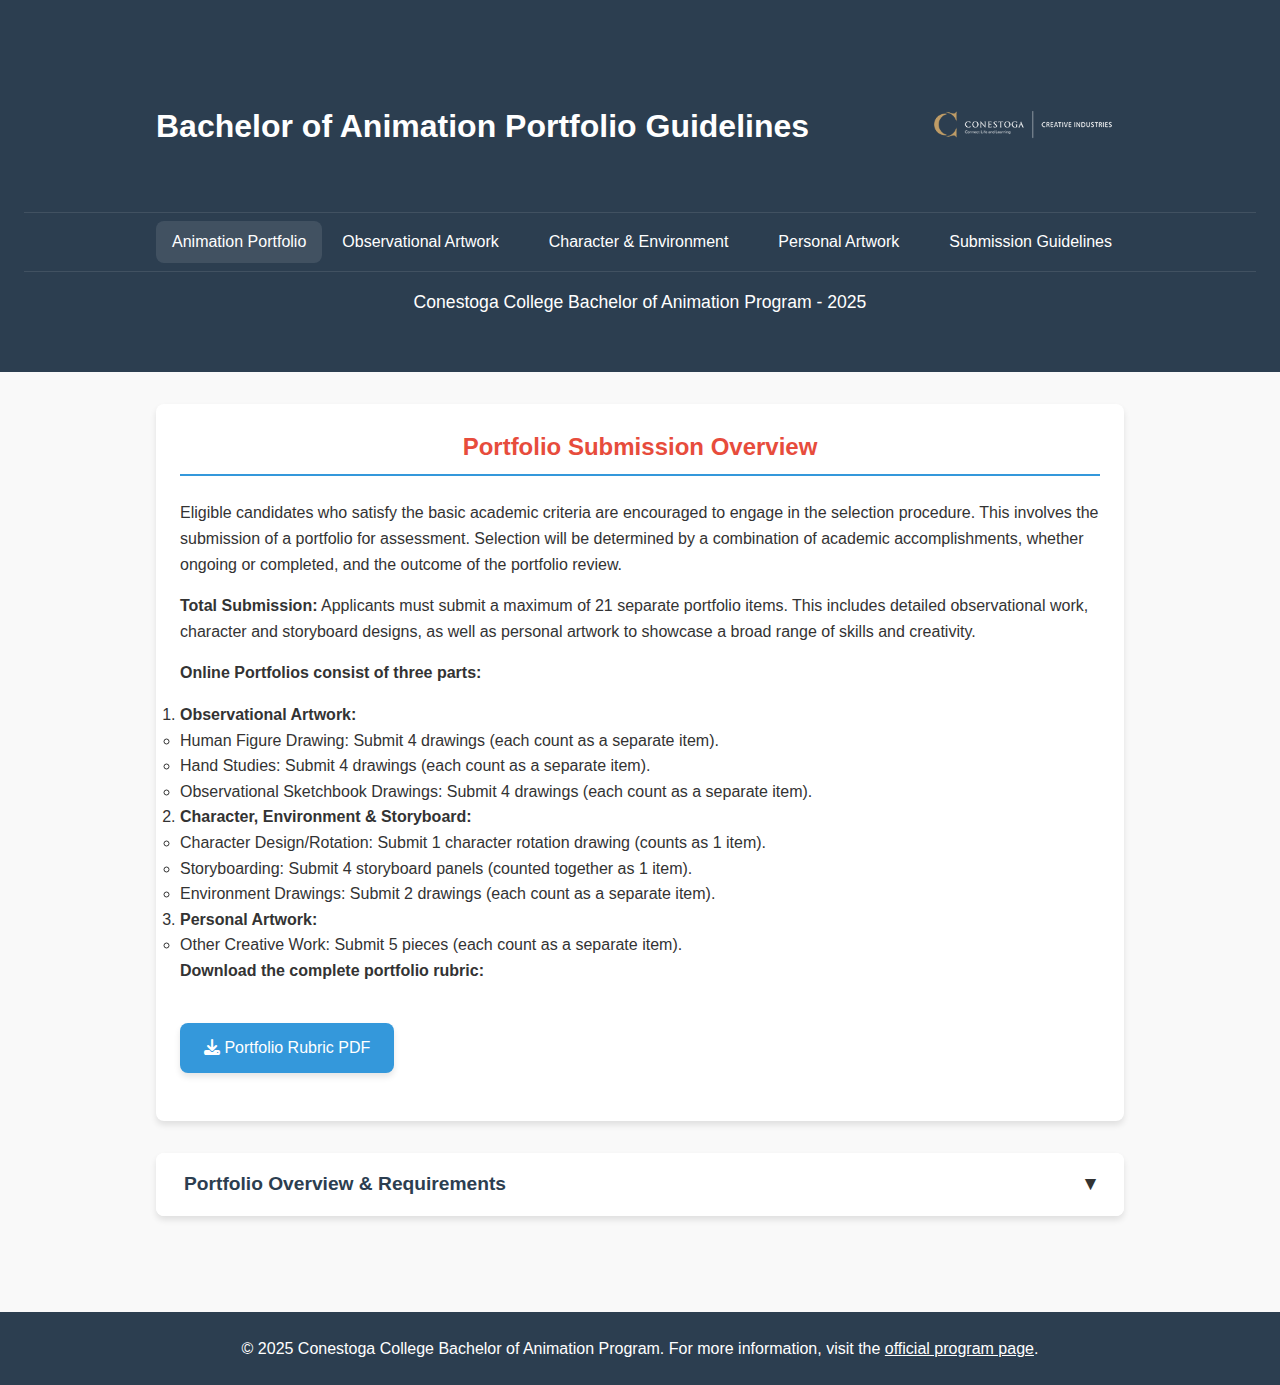
<file: index.html>
<!DOCTYPE html>
<html lang="en">
    <head>
        <meta charset="UTF-8">
        <meta name="viewport" content="width=device-width, initial-scale=1.0">
        <title>Conestoga College - Bachelor of Animation Portfolio Guidelines</title>
        <link rel="stylesheet" href="css/styles.css">
        <link rel="stylesheet" href="https://cdnjs.cloudflare.com/ajax/libs/font-awesome/6.4.0/css/all.min.css">

        <style>
            /* Basic test styling */
            body {
              font-family: 'Segoe UI', sans-serif;
              line-height: 1.6;
              color: #333;
              background-color: #f9f9f9;
              margin: 0;
              padding: 0;
            }
            
            header {
              background-color: #2c3e50;
              color: white; 
              padding: 1.5rem;
              text-align: center;
            }
            
            .container {
              max-width: 1000px;
              margin: 0 auto;
              padding: 2rem 1rem;
            }
            </style>
    </head>
<body>
    <header>
        <div class="header-top">
            <div class="container">
                <h1>Bachelor of Animation Portfolio Guidelines</h1>
                <div class="college-logo">
                    <img src="images/logo.png" alt="Conestoga College Logo">
                </div>
            </div>
        </div>
        <nav class="main-nav">
            <div class="container">
                <a href="index.html" class="logo">Animation Portfolio</a>
                <ul class="nav-links">
                    <li><a href="pages/observational.html">Observational Artwork</a></li>
                    <li><a href="pages/character.html">Character & Environment</a></li>
                    <li><a href="pages/personal.html">Personal Artwork</a></li>
                    <li><a href="pages/submission.html">Submission Guidelines</a></li>
                </ul>
                <button class="mobile-menu-btn">
                    <i class="fas fa-bars"></i>
                </button>
            </div>
        </nav>
        <div class="header-subtitle">
            <p>Conestoga College Bachelor of Animation Program - 2025</p>
        </div>
    </header>



    <main class="container">
        <section class="intro">
            <h2 class="section-title">Portfolio Submission Overview</h2>
            
            <p>Eligible candidates who satisfy the basic academic criteria are encouraged to engage in the selection procedure. This involves the submission of a portfolio for assessment. Selection will be determined by a combination of academic accomplishments, whether ongoing or completed, and the outcome of the portfolio review.</p>
            
            <p><strong>Total Submission:</strong> Applicants must submit a maximum of 21 separate portfolio items. This includes detailed observational work, character and storyboard designs, as well as personal artwork to showcase a broad range of skills and creativity.</p>
            
            <p><strong>Online Portfolios consist of three parts:</strong></p>
            <ol>
                <li><strong>Observational Artwork:</strong>
                    <ul>
                        <li>Human Figure Drawing: Submit 4 drawings (each count as a separate item).</li>
                        <li>Hand Studies: Submit 4 drawings (each count as a separate item).</li>
                        <li>Observational Sketchbook Drawings: Submit 4 drawings (each count as a separate item).</li>
                    </ul>
                </li>
                <li><strong>Character, Environment & Storyboard:</strong>
                    <ul>
                        <li>Character Design/Rotation: Submit 1 character rotation drawing (counts as 1 item).</li>
                        <li>Storyboarding: Submit 4 storyboard panels (counted together as 1 item).</li>
                        <li>Environment Drawings: Submit 2 drawings (each count as a separate item).</li>
                    </ul>
                </li>
                <li><strong>Personal Artwork:</strong>
                    <ul>
                        <li>Other Creative Work: Submit 5 pieces (each count as a separate item).</li>
                    </ul>
                </li>
            </ol>
            
            <div class="download-section">
                <p><strong>Download the complete portfolio rubric:</strong></p>
                <a href="docs/BA_Portfolio_Rubric_2025.pdf" class="download-btn" download>
                    <i class="fas fa-download"></i> Portfolio Rubric PDF
                </a>
            </div>
        </section>

        <div class="accordion">
            <div class="accordion-item">
                <div class="accordion-header">
                    <h2>Portfolio Overview & Requirements</h2>
                    <span class="accordion-icon">▼</span>
                </div>
                <div class="accordion-content">
                    <div class="accordion-inner">
                        <div class="content-section">
                            <h3>Portfolio Sections</h3>
                            <p>Your portfolio submission should demonstrate your observational skills, technical abilities, creativity, and storytelling capabilities. The portfolio is divided into three main sections:</p>
                            
                            <ol>
                                <li><strong><a href="pages/observational.html">Observational Artwork</a></strong> - Demonstrates your ability to observe and accurately represent human figures, hands, and everyday subjects.</li>
                                <li><strong><a href="pages/character.html">Character, Environment & Storyboard</a></strong> - Shows your creative abilities in designing characters, visualizing environments, and telling stories through sequential art.</li>
                                <li><strong><a href="pages/personal.html">Personal Artwork</a></strong> - Showcases your individual style, creativity, and exploration of various art forms and techniques.</li>
                            </ol>
                            
                            <p>Each section requires specific types of artwork that will be evaluated according to the <a href="docs/BA_Portfolio_Rubric_2025.pdf">portfolio rubric</a>.</p>
                        </div>
                        
                        <div class="content-section">
                            <h3>Evaluation Criteria</h3>
                            <p>Your work will be evaluated based on:</p>
                            <ul>
                                <li>Technical skill and drawing ability</li>
                                <li>Understanding of anatomy, perspective, and composition</li>
                                <li>Creativity and originality</li>
                                <li>Storytelling capabilities</li>
                                <li>Attention to detail</li>
                                <li>Consistency in character design</li>
                                <li>Overall presentation and completeness of the portfolio</li>
                            </ul>
                        </div>
                        
                        <div class="content-section">
                            <h3>Important Notes</h3>
                            <ul>
                                <li>All submissions must be your original work</li>
                                <li>AI-generated artwork is not permitted</li>
                                <li>Follow the <a href="pages/submission.html">submission guidelines</a> carefully</li>
                                <li>Review the <a href="docs/BA_Portfolio_Rubric_2025.pdf">portfolio rubric</a> to understand how your work will be evaluated</li>
                                <li>Submit your portfolio before the deadline</li>
                            </ul>
                        </div>
                    </div>
                </div>
            </div>
        </div>
    </main>

    <footer>
        <p>© 2025 Conestoga College Bachelor of Animation Program. For more information, visit the <a href="https://www.conestogac.on.ca/fulltime/bachelor-of-animation">official program page</a>.</p>
    </footer>

    <script src="js/script.js"></script>
</body>
</html>
</file>
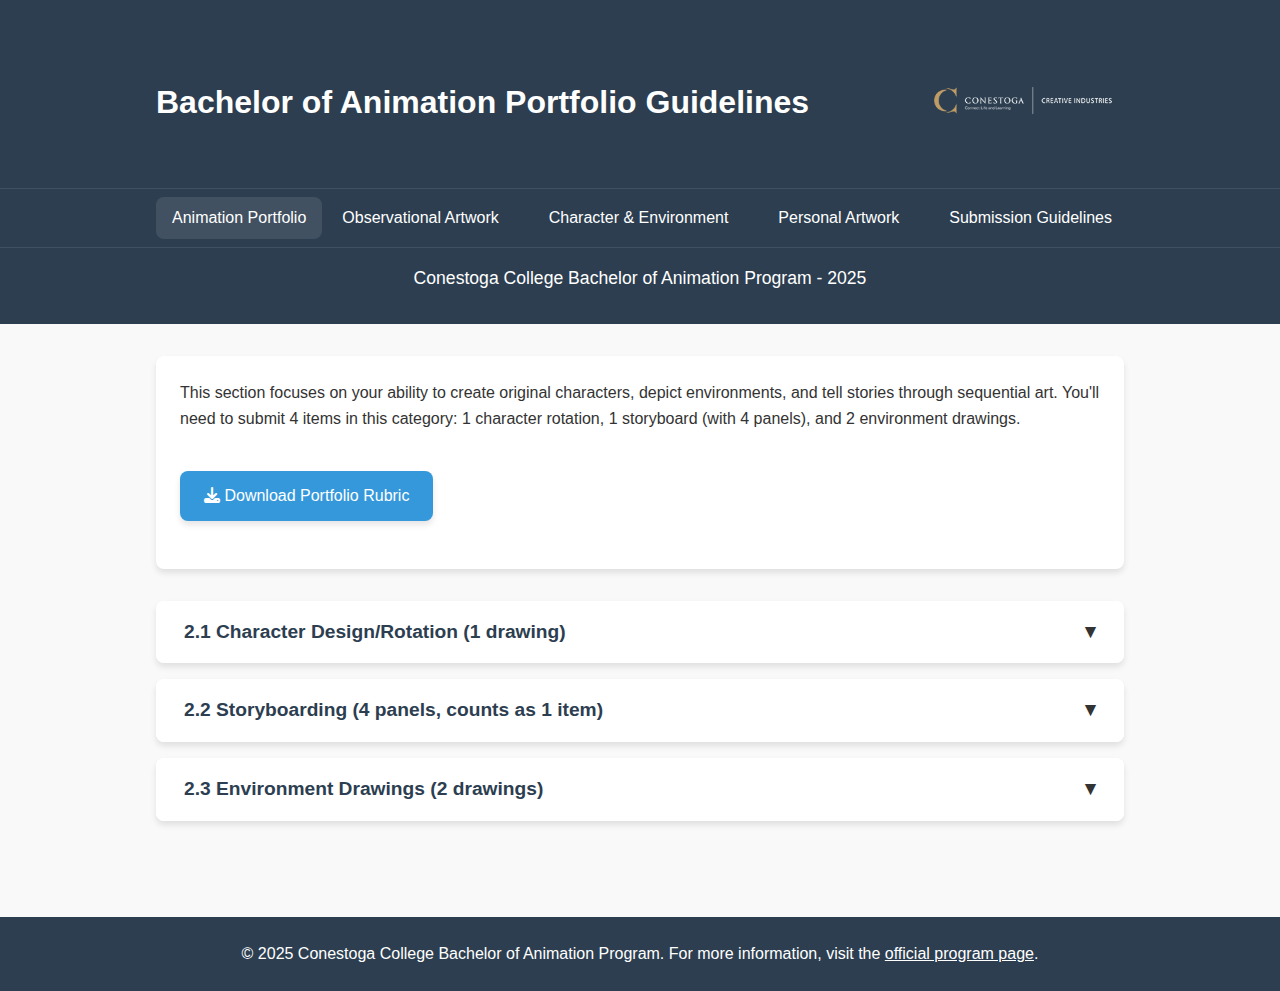
<file: pages/character.html>
<!DOCTYPE html>
<html lang="en">
<head>
    <meta charset="UTF-8">
    <meta name="viewport" content="width=device-width, initial-scale=1.0">
    <title>Character, Environment & Storyboard - Animation Portfolio Guidelines</title>
    <link rel="stylesheet" href="../css/styles.css">
    <link rel="stylesheet" href="https://cdnjs.cloudflare.com/ajax/libs/font-awesome/6.4.0/css/all.min.css">
</head>
<body>
    <header>
        <div class="header-top">
            <div class="container">
                <h1>Bachelor of Animation Portfolio Guidelines</h1>
                <div class="college-logo">
                    <img src="../images/logo.png" alt="Conestoga College Logo">
                </div>
            </div>
        </div>
        <nav class="main-nav">
            <div class="container">
                <a href="../index.html" class="logo">Animation Portfolio</a>
                <ul class="nav-links">
                    <li><a href="observational.html">Observational Artwork</a></li>
                    <li><a href="character.html">Character & Environment</a></li>
                    <li><a href="personal.html">Personal Artwork</a></li>
                    <li><a href="submission.html">Submission Guidelines</a></li>
                </ul>
                <button class="mobile-menu-btn">
                    <i class="fas fa-bars"></i>
                </button>
            </div>
        </nav>
        <div class="header-subtitle">
            <p>Conestoga College Bachelor of Animation Program - 2025</p>
        </div>
    </header>

    <main class="container">
        <section class="intro">
            <p>This section focuses on your ability to create original characters, depict environments, and tell stories through sequential art. You'll need to submit 4 items in this category: 1 character rotation, 1 storyboard (with 4 panels), and 2 environment drawings.</p>
            
            <div class="download-section">
                <a href="../docs/BA_Portfolio_Rubric_2025.pdf" class="download-btn" download>
                    <i class="fas fa-download"></i> Download Portfolio Rubric
                </a>
            </div>
        </section>

        <div class="accordion">
            <!-- Character Design/Rotation Section -->
            <div class="accordion-item">
                <div class="accordion-header">
                    <h2>2.1 Character Design/Rotation (1 drawing)</h2>
                    <span class="accordion-icon">▼</span>
                </div>
                <div class="accordion-content">
                    <div class="accordion-inner">
                        <div class="content-section">
                            <p>Create an original character design and rotate the design using the following views: ¾ front view, ¾ back view, Profile view, Front view, and Back view.</p>
                            <p>The character's proportions and design should be consistent in each view.</p>
                            <p>Submit this work as a single portfolio piece. Please submit only the character rotation sheet for review. Refer to the example of the "Connie the Mouse" character rotation. <strong>Do not copy this example character</strong>, your submission must be a unique design that you have created.</p>
                            <p><strong>Note:</strong> Line drawing is sufficient, color and shading is not required.</p>
                            
                            <div class="example-accordion">
                                <div class="example-header">
                                    <h4>View Character Rotation Example</h4>
                                    <span class="example-icon">▼</span>
                                </div>
                                <div class="example-content">
                                    <img src="../images/Connie_the_Mouse.jpg" alt="Connie the Mouse Character Rotation Example" style="max-width: 100%; height: auto; margin: 1rem 0; border-radius: var(--border-radius); box-shadow: var(--box-shadow);">
                                </div>
                            </div>
                            
                            <p><strong>Evaluation Criteria:</strong></p>
                            <ul>
                                <li>Consistency in proportions and details across all views</li>
                                <li>Character personality and design appeal</li>
                                <li>Clarity and cleanliness of the line work</li>
                                <li>Originality and creativity in the character concept</li>
                            </ul>
                        </div>
                    </div>
                </div>
            </div>

            <!-- Storyboarding Section -->
            <div class="accordion-item">
                <div class="accordion-header">
                    <h2>2.2 Storyboarding (4 panels, counts as 1 item)</h2>
                    <span class="accordion-icon">▼</span>
                </div>
                <div class="accordion-content">
                    <div class="accordion-inner">
                        <div class="content-section">
                            <p>Use the provided character design and character rotation along with the storyboard panels. Develop a simple visual story using these four panels, based on the premise: <strong>"The Forgotten Birthday"</strong></p>
                            
                            <p><strong>Visual Storytelling Requirements:</strong></p>
                            <ul>
                                <li><strong>Narrative Structure:</strong> Your story should unfold visually with a distinct beginning, middle, and end. Ensure that the action intended by each scene is clearly staged. Including dialogue is optional and should only be used to enhance the visual narrative.</li>
                            </ul>
                            
                            <p><strong>Storyboard Submission Guidelines:</strong></p>
                            <ul>
                                <li><strong>Template Use:</strong> Utilize the provided four-panel, widescreen storyboard template for your sketches. You are free to create these drawings either traditionally (using pen or pencil) or digitally.</li>
                                <li><strong>Character Expression and Poses:</strong> Your submission must showcase effective storytelling through expressive poses and facial expressions.</li>
                                <li><strong>Character Consistency:</strong> All drawings should adhere to the provided character model sheet to maintain consistency ("on model").</li>
                                <li><strong>Shot Variety:</strong> Incorporate a range of shot types in your storyboard, including long shots, medium shots, and close-up shots to create a dynamic visual flow.</li>
                                <li><strong>Text Instructions:</strong> If needed, include any action descriptions or dialogue clearly printed in the designated space below each panel.</li>
                                <li><strong>Adjusting Drawing Sizes:</strong> Feel free to initially create your drawings at a larger size for detail and clarity, then scale them down to fit the confines of the storyboard template.</li>
                            </ul>
                            
                            <div class="example-accordion">
                                <div class="example-header">
                                    <h4>View Storyboard Template</h4>
                                    <span class="example-icon">▼</span>
                                </div>
                                <div class="example-content">
                                    <img src="../images/Storyboard_Panels.jpg" alt="Storyboard Template Example" style="max-width: 100%; height: auto; margin: 1rem 0; border-radius: var(--border-radius); box-shadow: var(--box-shadow);">
                                </div>
                            </div>
                        </div>
                    </div>
                </div>
            </div>

            <!-- Environment Drawings Section -->
            <div class="accordion-item">
                <div class="accordion-header">
                    <h2>2.3 Environment Drawings (2 drawings)</h2>
                    <span class="accordion-icon">▼</span>
                </div>
                <div class="accordion-content">
                    <div class="accordion-inner">
                        <div class="content-section">
                            <p>Please submit two drawings of a room in your home, capturing it from opposite corners using a two-point perspective technique. These drawings should illustrate the room's spatial layout and depth and include details such as furniture and any other significant items present.</p>
                            <p>Additionally, in each of these drawings, incorporate a pose of the original character you designed for portfolio item 2.1. Ensure that your character's pose is integrated naturally within the room environment, demonstrating your layout, perspective and character design skills.</p>
                            <p>Rendering is not required.</p>
                            <p>This is to demonstrate your understanding of perspective and composition.</p>
                            
                            <p><strong>Evaluation Criteria:</strong></p>
                            <ul>
                                <li>Correct application of two-point perspective</li>
                                <li>Spatial awareness and depth</li>
                                <li>Integration of character within the environment</li>
                                <li>Attention to detail and composition</li>
                            </ul>
                            
                            <p><strong>Tips:</strong></p>
                            <ul>
                                <li>Begin by establishing your horizon line and vanishing points</li>
                                <li>Consider the room's layout and what elements will best showcase your perspective skills</li>
                                <li>Create a dynamic character pose that interacts with the environment</li>
                                <li>Ensure consistent scale between the character and environment elements</li>
                            </ul>
                        </div>
                    </div>
                </div>
            </div>
        </div>
    </main>

    <footer>
        <p>© 2025 Conestoga College Bachelor of Animation Program. For more information, visit the <a href="https://www.conestogac.on.ca/fulltime/bachelor-of-animation">official program page</a>.</p>
    </footer>

    <script src="../js/script.js"></script>
</body>
</html>
</file>
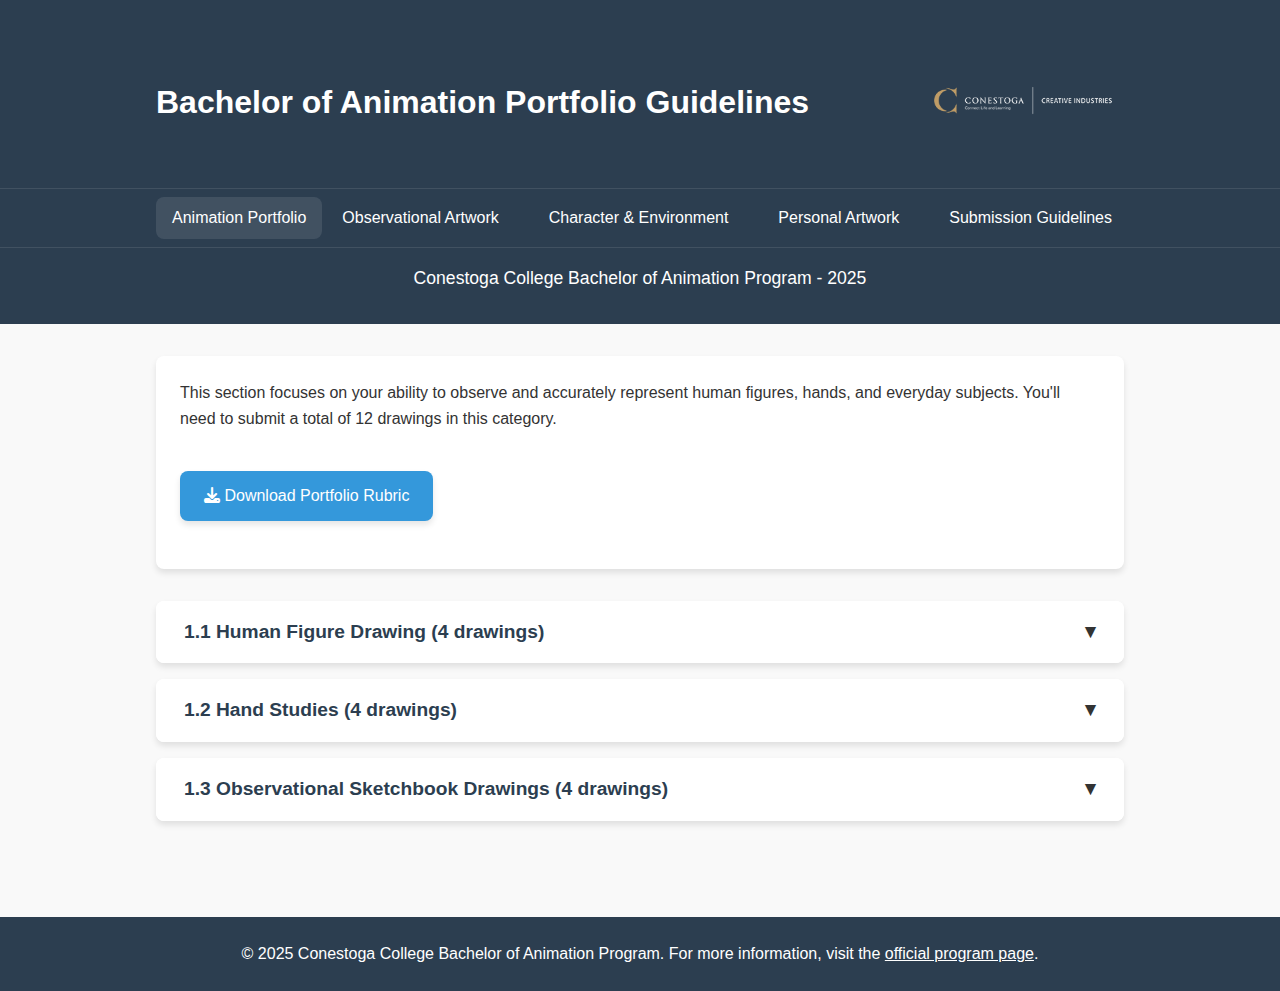
<file: pages/observational.html>
<!DOCTYPE html>
<html lang="en">
<head>
    <meta charset="UTF-8">
    <meta name="viewport" content="width=device-width, initial-scale=1.0">
    <title>Observational Artwork - Animation Portfolio Guidelines</title>
    <link rel="stylesheet" href="../css/styles.css">
    <link rel="stylesheet" href="https://cdnjs.cloudflare.com/ajax/libs/font-awesome/6.4.0/css/all.min.css">
</head>
<body>
    <header>
        <div class="header-top">
            <div class="container">
                <h1>Bachelor of Animation Portfolio Guidelines</h1>
                <div class="college-logo">
                    <img src="../images/logo.png" alt="Conestoga College Logo">
                </div>
            </div>
        </div>
        <nav class="main-nav">
            <div class="container">
                <a href="../index.html" class="logo">Animation Portfolio</a>
                <ul class="nav-links">
                    <li><a href="observational.html">Observational Artwork</a></li>
                    <li><a href="character.html">Character & Environment</a></li>
                    <li><a href="personal.html">Personal Artwork</a></li>
                    <li><a href="submission.html">Submission Guidelines</a></li>
                </ul>
                <button class="mobile-menu-btn">
                    <i class="fas fa-bars"></i>
                </button>
            </div>
        </nav>
        <div class="header-subtitle">
            <p>Conestoga College Bachelor of Animation Program - 2025</p>
        </div>
    </header>

    <main class="container">
        <section class="intro">
            <p>This section focuses on your ability to observe and accurately represent human figures, hands, and everyday subjects. You'll need to submit a total of 12 drawings in this category.</p>
            
            <div class="download-section">
                <a href="../docs/BA_Portfolio_Rubric_2025.pdf" class="download-btn" download>
                    <i class="fas fa-download"></i> Download Portfolio Rubric
                </a>
            </div>
        </section>

        <div class="accordion">
            <!-- Human Figure Drawing Section -->
            <div class="accordion-item">
                <div class="accordion-header">
                    <h2>1.1 Human Figure Drawing (4 drawings)</h2>
                    <span class="accordion-icon">▼</span>
                </div>
                <div class="accordion-content">
                    <div class="accordion-inner">
                        <div class="content-section">
                            <p>Your submission should include four life drawings of the human figure, which can be clothed or unclothed. Avoid using photographs as references. Focus on capturing the form and structure in your drawings.</p>
                            <ul>
                                <li>2 figure drawings showcasing your grasp of form, structure, and proportions. These should be either sitting or standing poses, with each pose lasting between 5 to 15 minutes.</li>
                                <li>2 gesture drawings emphasizing your skill in conveying the main line of action, performance in the pose, and line quality. Each should be a quick sketch, with poses between 30 seconds to 2 minutes.</li>
                            </ul>
                            <p><strong>Note:</strong> Shading is optional. We welcome rough sketches that effectively reveal the basic construction of the figures. AI generated images are not permitted.</p>
                        </div>
                    </div>
                </div>
            </div>

            <!-- Hand Studies Section -->
            <div class="accordion-item">
                <div class="accordion-header">
                    <h2>1.2 Hand Studies (4 drawings)</h2>
                    <span class="accordion-icon">▼</span>
                </div>
                <div class="accordion-content">
                    <div class="accordion-inner">
                        <div class="content-section">
                            <p>For this portion of your portfolio, you are required to submit detailed hand-drawn sketches focusing on the human hand engaged in various activities. This exercise is designed to demonstrate your ability to capture complex forms, intricate details, and dynamic actions using simple lines and structure, and form.</p>
                            
                            <p><strong>Requirements:</strong></p>
                            <ul>
                                <li><strong>Actions:</strong> Each sketch should depict a hand performing different actions, such as grasping a cup, pointing, holding a pen, or manipulating small objects. Aim for a variety of poses to showcase your versatility.</li>
                                <li><strong>Technique:</strong> You may use traditional mediums, such as pencil or pen and ink, or digital tools in the creation of these sketches. Choose the medium that best suits your style and enhances the details in your drawings.</li>
                                <li><strong>Detail and Accuracy:</strong> Focus on accurately depicting the anatomy of the hand, the gesture, form, and the interaction of the hand holding or working with various objects. Consider the play of light and shadow to enhance the three-dimensional feel of the hand.</li>
                                <li><strong>Presentation:</strong> Each sketch should be clean and clearly presented. Include minimal background elements to ensure the main focus remains on the hand itself.</li>
                            </ul>
                            
                            <p><strong>Additional Tips:</strong></p>
                            <ul>
                                <li><strong>Study Real Hands:</strong> Observe and sketch from real-life situations as much as possible. Avoid using photographs as your only reference to ensure that your work captures the dynamic nature of real movements and interactions.</li>
                                <li><strong>Showcase Creativity:</strong> While accuracy is crucial, also show your creative approach. For instance, you might sketch a hand interacting with an unusual object or in a creative pose that tells a story.</li>
                            </ul>
                        </div>
                    </div>
                </div>
            </div>

            <!-- Observational Sketchbook Drawings Section -->
            <div class="accordion-item">
                <div class="accordion-header">
                    <h2>1.3 Observational Sketchbook Drawings (4 drawings)</h2>
                    <span class="accordion-icon">▼</span>
                </div>
                <div class="accordion-content">
                    <div class="accordion-inner">
                        <div class="content-section">
                            <p>Quick sketches of people or animals from life, your choice. Focus on describing the story in the drawing. We want to see if you can tell a story with quick sketch work.</p>
                            
                            <p><strong>What we're looking for:</strong></p>
                            <ul>
                                <li>Ability to capture movement and gesture</li>
                                <li>Storytelling through composition and subject matter</li>
                                <li>Quick but effective representation of form and character</li>
                                <li>Variety in subjects and scenarios</li>
                            </ul>
                            
                            <p><strong>Tips:</strong></p>
                            <ul>
                                <li>Sketch in public places like cafes, parks, or transit stations</li>
                                <li>Try to capture the essence of the moment or action</li>
                                <li>Focus on what makes the subject interesting or unique</li>
                                <li>Include enough context to tell a small story</li>
                            </ul>
                        </div>
                    </div>
                </div>
            </div>
        </div>
    </main>

    <footer>
        <p>© 2025 Conestoga College Bachelor of Animation Program. For more information, visit the <a href="https://www.conestogac.on.ca/fulltime/bachelor-of-animation">official program page</a>.</p>
    </footer>

    <script src="../js/script.js"></script>
</body>
</html>
</file>
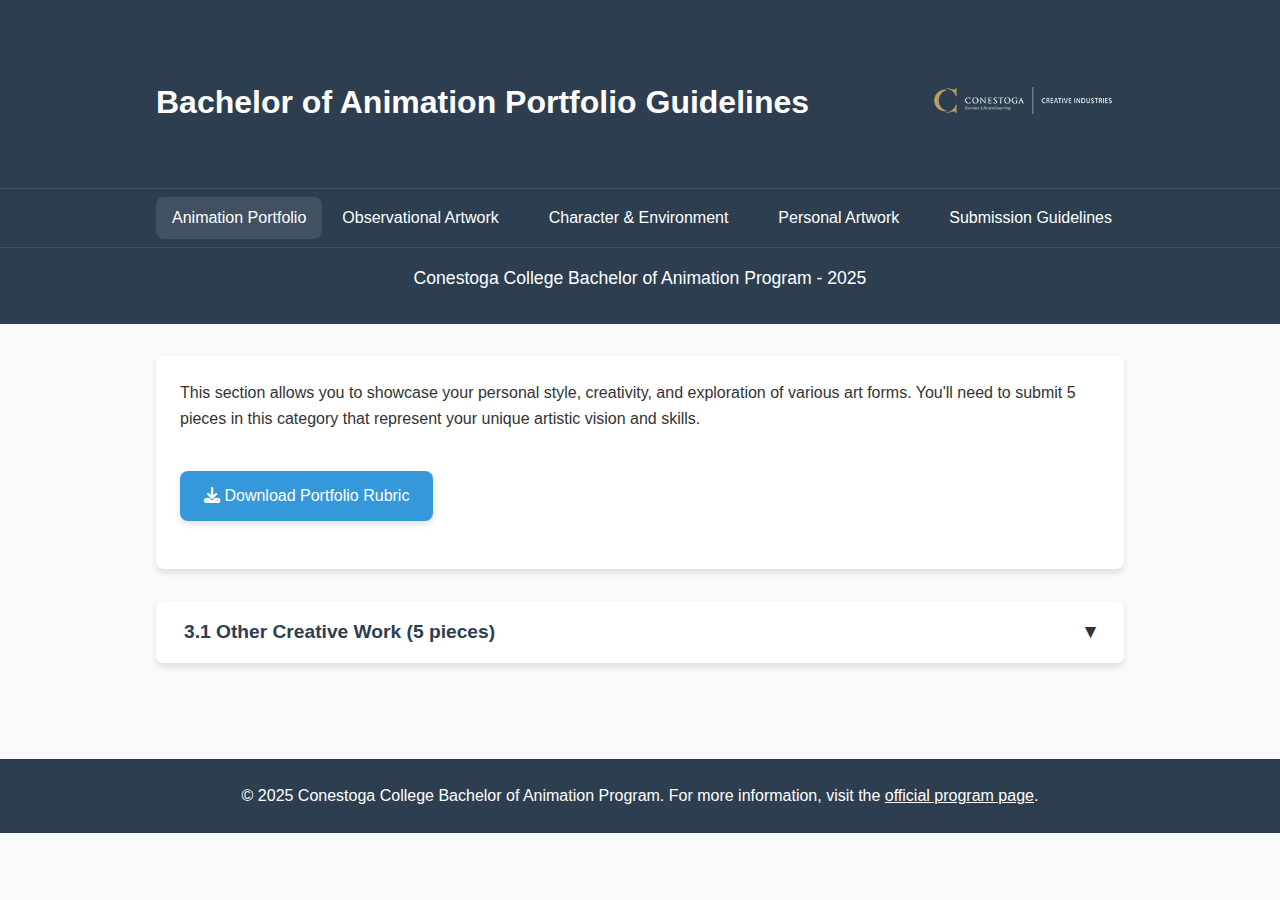
<file: pages/personal.html>
<!DOCTYPE html>
<html lang="en">
<head>
    <meta charset="UTF-8">
    <meta name="viewport" content="width=device-width, initial-scale=1.0">
    <title>Personal Artwork - Animation Portfolio Guidelines</title>
    <link rel="stylesheet" href="../css/styles.css">
    <link rel="stylesheet" href="https://cdnjs.cloudflare.com/ajax/libs/font-awesome/6.4.0/css/all.min.css">
</head>
<body>
    <header>
        <div class="header-top">
            <div class="container">
                <h1>Bachelor of Animation Portfolio Guidelines</h1>
                <div class="college-logo">
                    <img src="../images/logo.png" alt="Conestoga College Logo">
                </div>
            </div>
        </div>
        <nav class="main-nav">
            <div class="container">
                <a href="../index.html" class="logo">Animation Portfolio</a>
                <ul class="nav-links">
                    <li><a href="observational.html">Observational Artwork</a></li>
                    <li><a href="character.html">Character & Environment</a></li>
                    <li><a href="personal.html">Personal Artwork</a></li>
                    <li><a href="submission.html">Submission Guidelines</a></li>
                </ul>
                <button class="mobile-menu-btn">
                    <i class="fas fa-bars"></i>
                </button>
            </div>
        </nav>
        <div class="header-subtitle">
            <p>Conestoga College Bachelor of Animation Program - 2025</p>
        </div>
    </header>

    <main class="container">
        <section class="intro">
            <p>This section allows you to showcase your personal style, creativity, and exploration of various art forms. You'll need to submit 5 pieces in this category that represent your unique artistic vision and skills.</p>
            
            <div class="download-section">
                <a href="../docs/BA_Portfolio_Rubric_2025.pdf" class="download-btn" download>
                    <i class="fas fa-download"></i> Download Portfolio Rubric
                </a>
            </div>
        </section>

        <div class="accordion">
            <div class="accordion-item">
                <div class="accordion-header">
                    <h2>3.1 Other Creative Work (5 pieces)</h2>
                    <span class="accordion-icon">▼</span>
                </div>
                <div class="accordion-content">
                    <div class="accordion-inner">
                        <div class="content-section">
                            <p>This assortment should showcase a broad spectrum of your artistic capabilities and your unique personal style. We encourage you to include various works, such as entries from your sketchbooks, paintings, caricatures, original animations, and cartoons.</p>
                            
                            <h3>Accepted Media Types</h3>
                            <ul>
                                <li><strong>Digital Artistic Creations:</strong> This category encompasses works created or digitally altered using software. It can range from digital paintings, digital illustrations, concept art, and prop designs, to digital cartoons, digital photography, and computer-generated imagery (CGI). This is optional.</li>
                                <li><strong>Animated or Live-Action Works:</strong> For any animation or live-action submissions, include a title card or brief description of your role. If you're the sole creator, no extra documentation is needed. Each piece counts as 1 portfolio item. Submit via video links (YouTube, Vimeo) only.</li>
                                <li><strong>Sketchbook Submissions:</strong> Pages from your sketchbook can be submitted in .jpg, .png, or .pdf format and will count as a 1 portfolio piece. This is optional.</li>
                                <li><strong>Additional Art Forms:</strong> You are also encouraged to submit other types of art such as sculptures, ceramic works, installation art, and traditional photography, showcasing the breadth of your artistic capabilities. This is optional.</li>
                            </ul>
                            
                            <h3>Selection Guidelines</h3>
                            <p>When selecting personal artwork for your portfolio, consider the following:</p>
                            <ul>
                                <li><strong>Diversity:</strong> Include works that demonstrate different techniques, styles, and subject matter</li>
                                <li><strong>Technical Skill:</strong> Showcase your strongest technical abilities</li>
                                <li><strong>Creativity:</strong> Highlight your unique creative vision and problem-solving</li>
                                <li><strong>Personal Interest:</strong> Include work that demonstrates your passion and artistic voice</li>
                                <li><strong>Relevance to Animation:</strong> While not required, works that demonstrate storytelling, character design, or sequential art can be particularly relevant</li>
                            </ul>
                            
                            <h3>Evaluation Criteria</h3>
                            <p>Your personal artwork will be evaluated based on:</p>
                            <ul>
                                <li>Technical execution and craftsmanship</li>
                                <li>Creativity and originality</li>
                                <li>Visual communication effectiveness</li>
                                <li>Depth of artistic exploration</li>
                                <li>Personal artistic voice and expression</li>
                            </ul>
                            
                            <p><strong>Note:</strong> Focus on quality over quantity. Select your strongest work that best represents your abilities and artistic vision.</p>
                        </div>
                    </div>
                </div>
            </div>
        </div>
    </main>

    <footer>
        <p>© 2025 Conestoga College Bachelor of Animation Program. For more information, visit the <a href="https://www.conestogac.on.ca/fulltime/bachelor-of-animation">official program page</a>.</p>
    </footer>

    <script src="../js/script.js"></script>
</body>
</html>
</file>
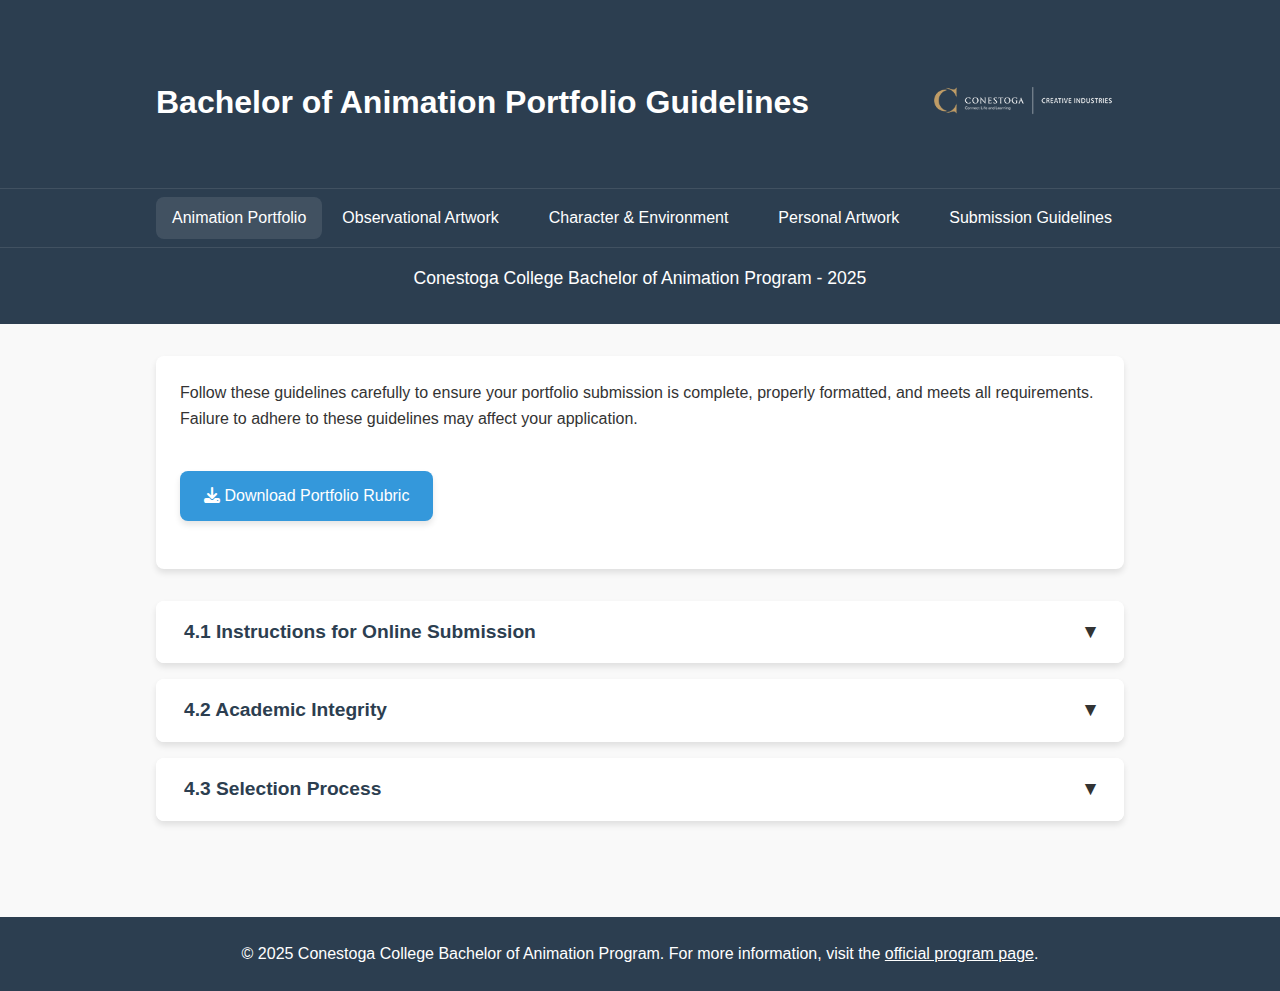
<file: pages/submission.html>
<!DOCTYPE html>
<html lang="en">
<head>
    <meta charset="UTF-8">
    <meta name="viewport" content="width=device-width, initial-scale=1.0">
    <title>Submission Guidelines - Animation Portfolio Guidelines</title>
    <link rel="stylesheet" href="../css/styles.css">
    <link rel="stylesheet" href="https://cdnjs.cloudflare.com/ajax/libs/font-awesome/6.4.0/css/all.min.css">
</head>
<body>
    <header>
        <div class="header-top">
            <div class="container">
                <h1>Bachelor of Animation Portfolio Guidelines</h1>
                <div class="college-logo">
                    <img src="../images/logo.png" alt="Conestoga College Logo">
                </div>
            </div>
        </div>
        <nav class="main-nav">
            <div class="container">
                <a href="../index.html" class="logo">Animation Portfolio</a>
                <ul class="nav-links">
                    <li><a href="observational.html">Observational Artwork</a></li>
                    <li><a href="character.html">Character & Environment</a></li>
                    <li><a href="personal.html">Personal Artwork</a></li>
                    <li><a href="submission.html">Submission Guidelines</a></li>
                </ul>
                <button class="mobile-menu-btn">
                    <i class="fas fa-bars"></i>
                </button>
            </div>
        </nav>
        <div class="header-subtitle">
            <p>Conestoga College Bachelor of Animation Program - 2025</p>
        </div>
    </header>

    <main class="container">
        <section class="intro">
            <p>Follow these guidelines carefully to ensure your portfolio submission is complete, properly formatted, and meets all requirements. Failure to adhere to these guidelines may affect your application.</p>
            
            <div class="download-section">
                <a href="../docs/BA_Portfolio_Rubric_2025.pdf" class="download-btn" download>
                    <i class="fas fa-download"></i> Download Portfolio Rubric
                </a>
            </div>
        </section>

        <div class="accordion">
            <div class="accordion-item">
                <div class="accordion-header">
                    <h2>4.1 Instructions for Online Submission</h2>
                    <span class="accordion-icon">▼</span>
                </div>
                <div class="accordion-content">
                    <div class="accordion-inner">
                        <div class="content-section">
                            <p>Please follow these steps when submitting your portfolio for the Bachelor of Animation program:</p>
                            
                            <ol>
                                <li><strong>Login:</strong> Access the portfolio submission portal by logging in using your student number and password credentials.</li>
                                <li><strong>Read the Instructions:</strong> After logging in, you will be required to acknowledge that you have read and understood all the submission instructions and portfolio guidelines. This ensures that your portfolio adheres to the required standards and formats.</li>
                                <li><strong>Upload Your Files:</strong> Use the "Upload Files" button to submit your portfolio pieces. Make sure each file is correctly named and corresponds to the portfolio requirements.</li>
                                <li><strong>Video Files:</strong> For any video submissions, provide links to your videos hosted on YouTube.com or Vimeo.com. Ensure that these links are accessible and if there are any passwords, include them in your submission.</li>
                            </ol>
                            
                            <h3>File Format Requirements</h3>
                            <ul>
                                <li><strong>Image Files:</strong> Submit in .jpg, .png, or .pdf format</li>
                                <li><strong>Video Files:</strong> Provide links to YouTube or Vimeo (not files)</li>
                                <li><strong>File Naming Convention:</strong> LastName_FirstName_ItemNumber (e.g., Smith_John_1.1)</li>
                                <li><strong>File Size:</strong> Each file should not exceed 5MB</li>
                                <li><strong>Resolution:</strong> Minimum 1500px on the longest side</li>
                            </ul>
                        </div>
                    </div>
                </div>
            </div>
            
            <div class="accordion-item">
                <div class="accordion-header">
                    <h2>4.2 Academic Integrity</h2>
                    <span class="accordion-icon">▼</span>
                </div>
                <div class="accordion-content">
                    <div class="accordion-inner">
                        <div class="content-section">
                            <p>By submitting your portfolio, you agree to comply with Conestoga College's Academic Integrity policy. Your submissions should be entirely of your creation, featuring original characters and illustrations. Refrain from using characters or artwork that are already established or known. We encourage you to express your unique artistic identity and enjoy the creative process.</p>
                            
                            <p><strong>Important Notes:</strong></p>
                            <ul>
                                <li>All artwork must be created solely by you</li>
                                <li>AI-generated artwork is not permitted and will not be reviewed</li>
                                <li>Copying or tracing existing characters or artwork is not allowed</li>
                                <li>Collaborative work must clearly indicate your specific contribution</li>
                                <li>Proper citation must be provided for any referenced material</li>
                            </ul>
                            
                            <p>Violation of these guidelines may result in disqualification from the selection process or, if discovered after admission, may lead to academic penalties in accordance with Conestoga College's policies.</p>
                        </div>
                    </div>
                </div>
            </div>
            
            <div class="accordion-item">
                <div class="accordion-header">
                    <h2>4.3 Selection Process</h2>
                    <span class="accordion-icon">▼</span>
                </div>
                <div class="accordion-content">
                    <div class="accordion-inner">
                        <div class="content-section">
                            <p>The final selection is based on a combination of academic achievements and portfolio evaluation. Each portfolio item will be evaluated according to the criteria outlined in the portfolio rubric.</p>
                            
                            <h3>Evaluation Process</h3>
                            <ol>
                                <li><strong>Initial Review:</strong> All portfolios are reviewed for completeness and adherence to guidelines</li>
                                <li><strong>Detailed Assessment:</strong> Each portfolio item is scored according to the rubric criteria</li>
                                <li><strong>Overall Evaluation:</strong> Total scores are calculated and considered alongside academic achievements</li>
                                <li><strong>Final Selection:</strong> Candidates are selected based on combined scores</li>
                            </ol>
                            
                            <h3>Timeline</h3>
                            <ul>
                                <li><strong>Submission Deadline:</strong> July 15, 2025</li>
                                <li><strong>Review Period:</strong> July 16 - July 25, 2025</li>
                                <li><strong>Notification of Results:</strong> By July 31, 2025</li>
                            </ul>
                            
                            <p>Refer to the <a href="../docs/BA_Portfolio_Rubric_2025.pdf">portfolio rubric</a> for detailed information on how each component will be evaluated.</p>
                        </div>
                    </div>
                </div>
            </div>
    </main>

    <footer>
        <p>© 2025 Conestoga College Bachelor of Animation Program. For more information, visit the <a href="https://www.conestogac.on.ca/fulltime/bachelor-of-animation">official program page</a>.</p>
    </footer>

    <script src="../js/script.js"></script>
</body>
</html>
</file>
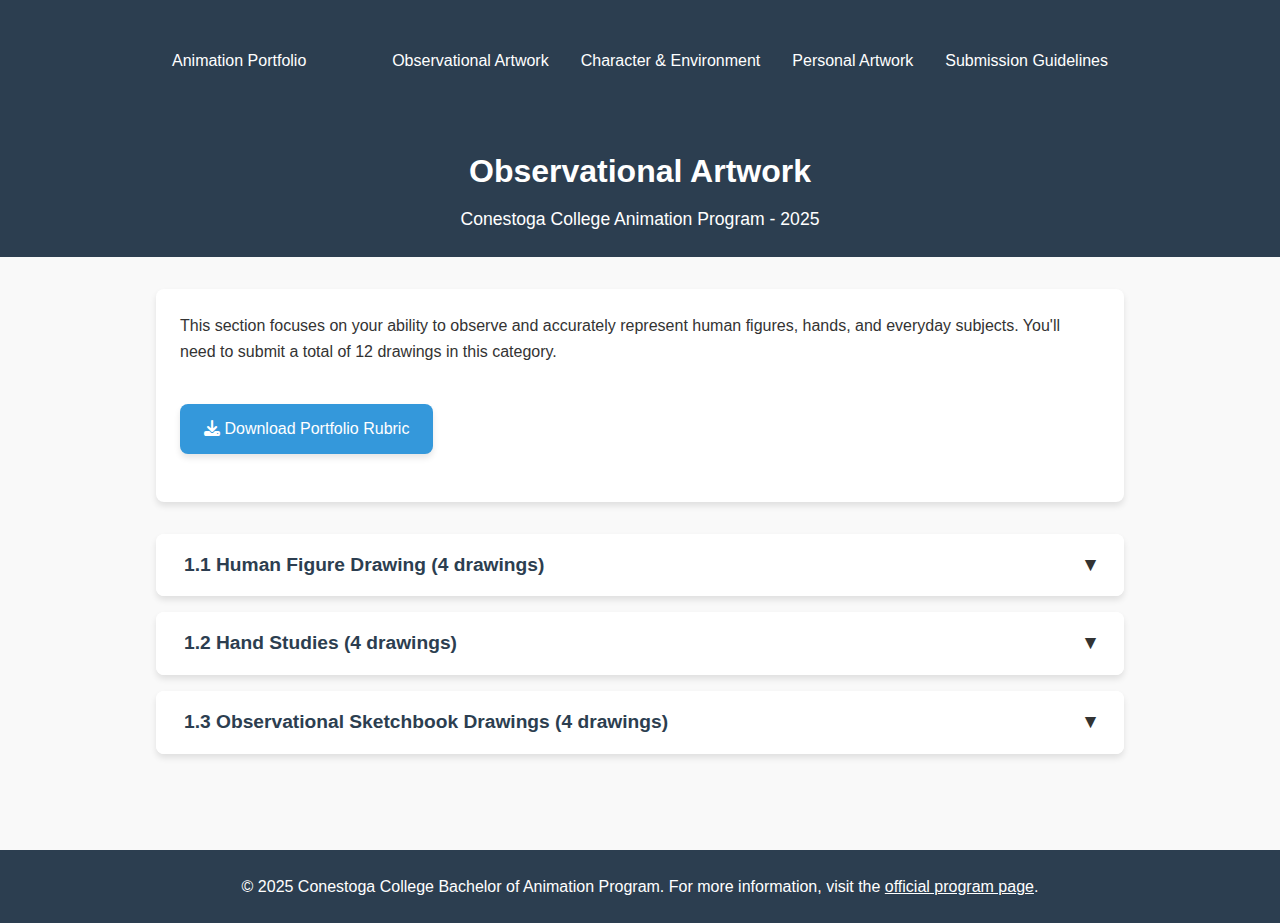
<file: bachelor-animation-portfolio/pages/observational.html>
<!DOCTYPE html>
<html lang="en">
<head>
    <meta charset="UTF-8">
    <meta name="viewport" content="width=device-width, initial-scale=1.0">
    <title>Observational Artwork - Animation Portfolio Guidelines</title>
    <link rel="stylesheet" href="../css/styles.css">
    <link rel="stylesheet" href="https://cdnjs.cloudflare.com/ajax/libs/font-awesome/6.4.0/css/all.min.css">
</head>
<body>
    <nav class="main-nav">
        <div class="container">
            <a href="/" class="logo">Animation Portfolio</a>
            <button class="mobile-menu-btn">
                <i class="fas fa-bars"></i>
            </button>
            <ul class="nav-links">
                <li><a href="observational.html" class="active">Observational Artwork</a></li>
                <li><a href="character.html">Character & Environment</a></li>
                <li><a href="personal.html">Personal Artwork</a></li>
                <li><a href="submission.html">Submission Guidelines</a></li>
            </ul>
        </div>
    </nav>

    <header>
        <h1>Observational Artwork</h1>
        <p>Conestoga College Animation Program - 2025</p>
    </header>

    <main class="container">
        <section class="intro">
            <p>This section focuses on your ability to observe and accurately represent human figures, hands, and everyday subjects. You'll need to submit a total of 12 drawings in this category.</p>
            
            <div class="download-section">
                <a href="../docs/BA_Portfolio_Rubric_2025.pdf" class="download-btn" download>
                    <i class="fas fa-download"></i> Download Portfolio Rubric
                </a>
            </div>
        </section>

        <div class="accordion">
            <!-- Human Figure Drawing Section -->
            <div class="accordion-item">
                <div class="accordion-header">
                    <h2>1.1 Human Figure Drawing (4 drawings)</h2>
                    <span class="accordion-icon">▼</span>
                </div>
                <div class="accordion-content">
                    <div class="accordion-inner">
                        <div class="content-section">
                            <p>Your submission should include four life drawings of the human figure, which can be clothed or unclothed. Avoid using photographs as references. Focus on capturing the form and structure in your drawings.</p>
                            <ul>
                                <li>2 figure drawings showcasing your grasp of form, structure, and proportions. These should be either sitting or standing poses, with each pose lasting between 5 to 15 minutes.</li>
                                <li>2 gesture drawings emphasizing your skill in conveying the main line of action, performance in the pose, and line quality. Each should be a quick sketch, with poses between 30 seconds to 2 minutes.</li>
                            </ul>
                            <p><strong>Note:</strong> Shading is optional. We welcome rough sketches that effectively reveal the basic construction of the figures. AI generated images are not permitted.</p>
                        </div>
                    </div>
                </div>
            </div>

            <!-- Hand Studies Section -->
            <div class="accordion-item">
                <div class="accordion-header">
                    <h2>1.2 Hand Studies (4 drawings)</h2>
                    <span class="accordion-icon">▼</span>
                </div>
                <div class="accordion-content">
                    <div class="accordion-inner">
                        <div class="content-section">
                            <p>For this portion of your portfolio, you are required to submit detailed hand-drawn sketches focusing on the human hand engaged in various activities. This exercise is designed to demonstrate your ability to capture complex forms, intricate details, and dynamic actions using simple lines and structure, and form.</p>
                            
                            <p><strong>Requirements:</strong></p>
                            <ul>
                                <li><strong>Actions:</strong> Each sketch should depict a hand performing different actions, such as grasping a cup, pointing, holding a pen, or manipulating small objects. Aim for a variety of poses to showcase your versatility.</li>
                                <li><strong>Technique:</strong> You may use traditional mediums, such as pencil or pen and ink, or digital tools in the creation of these sketches. Choose the medium that best suits your style and enhances the details in your drawings.</li>
                                <li><strong>Detail and Accuracy:</strong> Focus on accurately depicting the anatomy of the hand, the gesture, form, and the interaction of the hand holding or working with various objects. Consider the play of light and shadow to enhance the three-dimensional feel of the hand.</li>
                                <li><strong>Presentation:</strong> Each sketch should be clean and clearly presented. Include minimal background elements to ensure the main focus remains on the hand itself.</li>
                            </ul>
                            
                            <p><strong>Additional Tips:</strong></p>
                            <ul>
                                <li><strong>Study Real Hands:</strong> Observe and sketch from real-life situations as much as possible. Avoid using photographs as your only reference to ensure that your work captures the dynamic nature of real movements and interactions.</li>
                                <li><strong>Showcase Creativity:</strong> While accuracy is crucial, also show your creative approach. For instance, you might sketch a hand interacting with an unusual object or in a creative pose that tells a story.</li>
                            </ul>
                        </div>
                    </div>
                </div>
            </div>

            <!-- Observational Sketchbook Drawings Section -->
            <div class="accordion-item">
                <div class="accordion-header">
                    <h2>1.3 Observational Sketchbook Drawings (4 drawings)</h2>
                    <span class="accordion-icon">▼</span>
                </div>
                <div class="accordion-content">
                    <div class="accordion-inner">
                        <div class="content-section">
                            <p>Quick sketches of people or animals from life, your choice. Focus on describing the story in the drawing. We want to see if you can tell a story with quick sketch work.</p>
                            
                            <p><strong>What we're looking for:</strong></p>
                            <ul>
                                <li>Ability to capture movement and gesture</li>
                                <li>Storytelling through composition and subject matter</li>
                                <li>Quick but effective representation of form and character</li>
                                <li>Variety in subjects and scenarios</li>
                            </ul>
                            
                            <p><strong>Tips:</strong></p>
                            <ul>
                                <li>Sketch in public places like cafes, parks, or transit stations</li>
                                <li>Try to capture the essence of the moment or action</li>
                                <li>Focus on what makes the subject interesting or unique</li>
                                <li>Include enough context to tell a small story</li>
                            </ul>
                        </div>
                    </div>
                </div>
            </div>
        </div>
    </main>

    <footer>
        <p>© 2025 Conestoga College Bachelor of Animation Program. For more information, visit the <a href="https://www.conestogac.on.ca/fulltime/bachelor-of-animation">official program page</a>.</p>
    </footer>

    <script src="../js/script.js"></script>
</body>
</html>
</file>
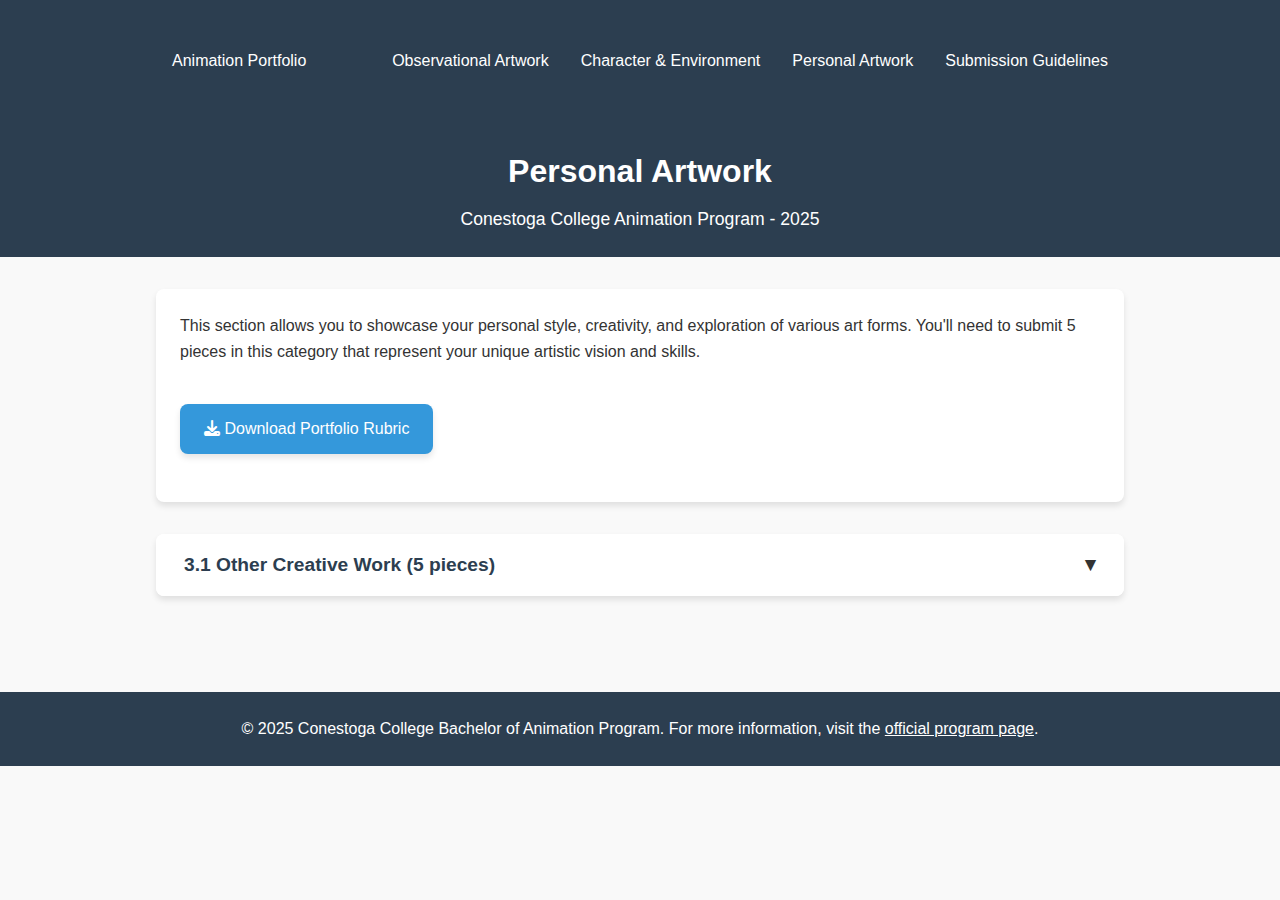
<file: bachelor-animation-portfolio/pages/personal.html>
<!DOCTYPE html>
<html lang="en">
<head>
    <meta charset="UTF-8">
    <meta name="viewport" content="width=device-width, initial-scale=1.0">
    <title>Personal Artwork - Animation Portfolio Guidelines</title>
    <link rel="stylesheet" href="../css/styles.css">
    <link rel="stylesheet" href="https://cdnjs.cloudflare.com/ajax/libs/font-awesome/6.4.0/css/all.min.css">
</head>
<body>
    <nav class="main-nav">
        <div class="container">
            <a href="/" class="logo">Animation Portfolio</a>
            <button class="mobile-menu-btn">
                <i class="fas fa-bars"></i>
            </button>
            <ul class="nav-links">
                <li><a href="observational.html">Observational Artwork</a></li>
                <li><a href="character.html">Character & Environment</a></li>
                <li><a href="personal.html" class="active">Personal Artwork</a></li>
                <li><a href="submission.html">Submission Guidelines</a></li>
            </ul>
        </div>
    </nav>

    <header>
        <h1>Personal Artwork</h1>
        <p>Conestoga College Animation Program - 2025</p>
    </header>

    <main class="container">
        <section class="intro">
            <p>This section allows you to showcase your personal style, creativity, and exploration of various art forms. You'll need to submit 5 pieces in this category that represent your unique artistic vision and skills.</p>
            
            <div class="download-section">
                <a href="../docs/BA_Portfolio_Rubric_2025.pdf" class="download-btn" download>
                    <i class="fas fa-download"></i> Download Portfolio Rubric
                </a>
            </div>
        </section>

        <div class="accordion">
            <div class="accordion-item">
                <div class="accordion-header">
                    <h2>3.1 Other Creative Work (5 pieces)</h2>
                    <span class="accordion-icon">▼</span>
                </div>
                <div class="accordion-content">
                    <div class="accordion-inner">
                        <div class="content-section">
                            <p>This assortment should showcase a broad spectrum of your artistic capabilities and your unique personal style. We encourage you to include various works, such as entries from your sketchbooks, paintings, caricatures, original animations, and cartoons.</p>
                            
                            <h3>Accepted Media Types</h3>
                            <ul>
                                <li><strong>Digital Artistic Creations:</strong> This category encompasses works created or digitally altered using software. It can range from digital paintings, digital illustrations, concept art, and prop designs, to digital cartoons, digital photography, and computer-generated imagery (CGI). This is optional.</li>
                                <li><strong>Animated or Live-Action Works:</strong> For any animation or live-action submissions, include a title card or brief description of your role. If you're the sole creator, no extra documentation is needed. Each piece counts as 1 portfolio item. Submit via video links (YouTube, Vimeo) only.</li>
                                <li><strong>Sketchbook Submissions:</strong> Pages from your sketchbook can be submitted in .jpg, .png, or .pdf format and will count as a 1 portfolio piece. This is optional.</li>
                                <li><strong>Additional Art Forms:</strong> You are also encouraged to submit other types of art such as sculptures, ceramic works, installation art, and traditional photography, showcasing the breadth of your artistic capabilities. This is optional.</li>
                            </ul>
                            
                            <h3>Selection Guidelines</h3>
                            <p>When selecting personal artwork for your portfolio, consider the following:</p>
                            <ul>
                                <li><strong>Diversity:</strong> Include works that demonstrate different techniques, styles, and subject matter</li>
                                <li><strong>Technical Skill:</strong> Showcase your strongest technical abilities</li>
                                <li><strong>Creativity:</strong> Highlight your unique creative vision and problem-solving</li>
                                <li><strong>Personal Interest:</strong> Include work that demonstrates your passion and artistic voice</li>
                                <li><strong>Relevance to Animation:</strong> While not required, works that demonstrate storytelling, character design, or sequential art can be particularly relevant</li>
                            </ul>
                            
                            <h3>Evaluation Criteria</h3>
                            <p>Your personal artwork will be evaluated based on:</p>
                            <ul>
                                <li>Technical execution and craftsmanship</li>
                                <li>Creativity and originality</li>
                                <li>Visual communication effectiveness</li>
                                <li>Depth of artistic exploration</li>
                                <li>Personal artistic voice and expression</li>
                            </ul>
                            
                            <p><strong>Note:</strong> Focus on quality over quantity. Select your strongest work that best represents your abilities and artistic vision.</p>
                        </div>
                    </div>
                </div>
            </div>
        </div>
    </main>

    <footer>
        <p>© 2025 Conestoga College Bachelor of Animation Program. For more information, visit the <a href="https://www.conestogac.on.ca/fulltime/bachelor-of-animation">official program page</a>.</p>
    </footer>

    <script src="../js/script.js"></script>
</body>
</html>
</file>
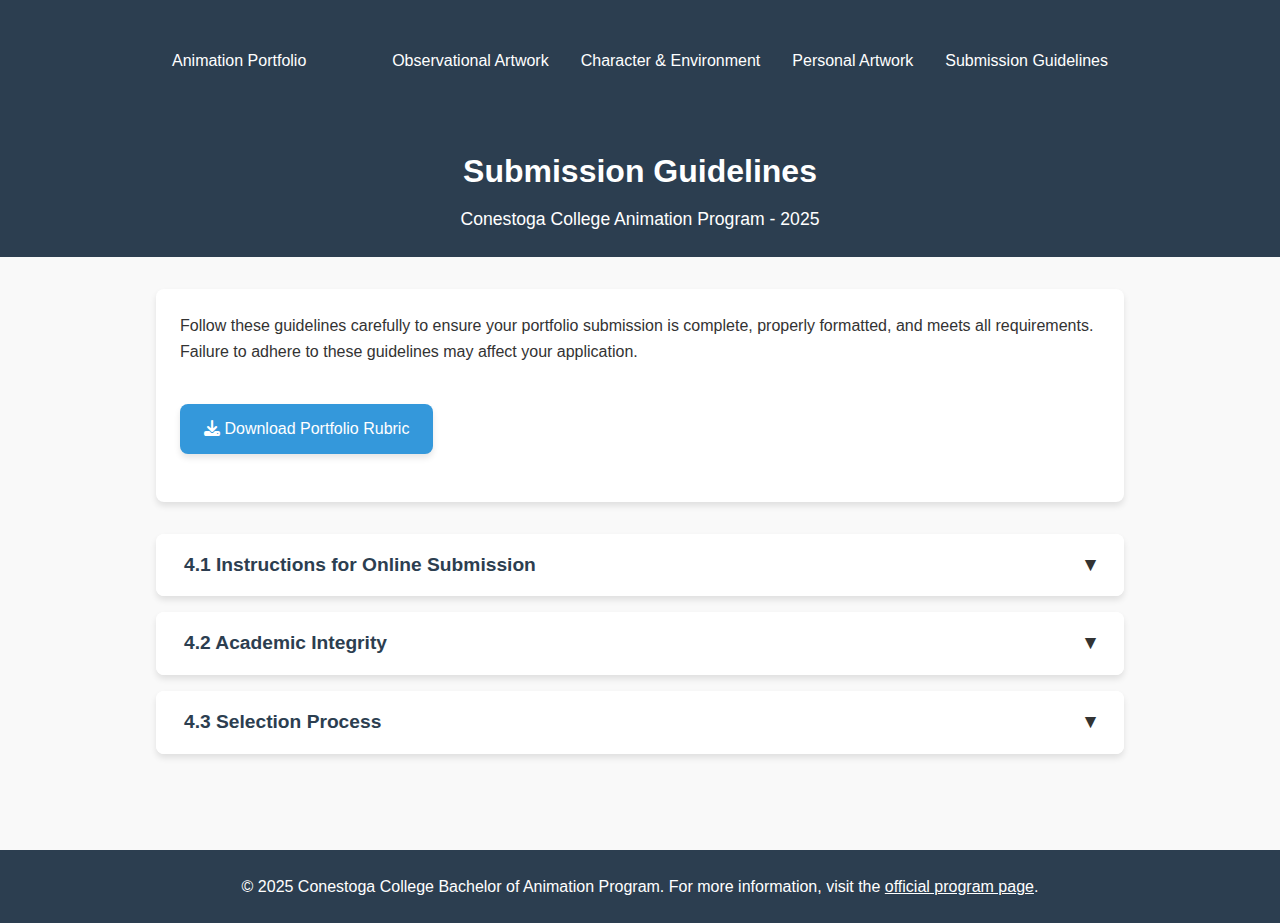
<file: bachelor-animation-portfolio/pages/submission.html>
<!DOCTYPE html>
<html lang="en">
<head>
    <meta charset="UTF-8">
    <meta name="viewport" content="width=device-width, initial-scale=1.0">
    <title>Submission Guidelines - Animation Portfolio Guidelines</title>
    <link rel="stylesheet" href="../css/styles.css">
    <link rel="stylesheet" href="https://cdnjs.cloudflare.com/ajax/libs/font-awesome/6.4.0/css/all.min.css">
</head>
<body>
    <nav class="main-nav">
        <div class="container">
            <a href="/" class="logo">Animation Portfolio</a>
            <button class="mobile-menu-btn">
                <i class="fas fa-bars"></i>
            </button>
            <ul class="nav-links">
                <li><a href="observational.html">Observational Artwork</a></li>
                <li><a href="character.html">Character & Environment</a></li>
                <li><a href="personal.html">Personal Artwork</a></li>
                <li><a href="submission.html" class="active">Submission Guidelines</a></li>
            </ul>
        </div>
    </nav>

    <header>
        <h1>Submission Guidelines</h1>
        <p>Conestoga College Animation Program - 2025</p>
    </header>

    <main class="container">
        <section class="intro">
            <p>Follow these guidelines carefully to ensure your portfolio submission is complete, properly formatted, and meets all requirements. Failure to adhere to these guidelines may affect your application.</p>
            
            <div class="download-section">
                <a href="../docs/BA_Portfolio_Rubric_2025.pdf" class="download-btn" download>
                    <i class="fas fa-download"></i> Download Portfolio Rubric
                </a>
            </div>
        </section>

        <div class="accordion">
            <div class="accordion-item">
                <div class="accordion-header">
                    <h2>4.1 Instructions for Online Submission</h2>
                    <span class="accordion-icon">▼</span>
                </div>
                <div class="accordion-content">
                    <div class="accordion-inner">
                        <div class="content-section">
                            <p>Please follow these steps when submitting your portfolio for the Bachelor of Animation program:</p>
                            
                            <ol>
                                <li><strong>Login:</strong> Access the portfolio submission portal by logging in using your student number and password credentials.</li>
                                <li><strong>Read the Instructions:</strong> After logging in, you will be required to acknowledge that you have read and understood all the submission instructions and portfolio guidelines. This ensures that your portfolio adheres to the required standards and formats.</li>
                                <li><strong>Upload Your Files:</strong> Use the "Upload Files" button to submit your portfolio pieces. Make sure each file is correctly named and corresponds to the portfolio requirements.</li>
                                <li><strong>Video Files:</strong> For any video submissions, provide links to your videos hosted on YouTube.com or Vimeo.com. Ensure that these links are accessible and if there are any passwords, include them in your submission.</li>
                            </ol>
                            
                            <h3>File Format Requirements</h3>
                            <ul>
                                <li><strong>Image Files:</strong> Submit in .jpg, .png, or .pdf format</li>
                                <li><strong>Video Files:</strong> Provide links to YouTube or Vimeo (not files)</li>
                                <li><strong>File Naming Convention:</strong> LastName_FirstName_ItemNumber (e.g., Smith_John_1.1)</li>
                                <li><strong>File Size:</strong> Each file should not exceed 5MB</li>
                                <li><strong>Resolution:</strong> Minimum 1500px on the longest side</li>
                            </ul>
                        </div>
                    </div>
                </div>
            </div>
            
            <div class="accordion-item">
                <div class="accordion-header">
                    <h2>4.2 Academic Integrity</h2>
                    <span class="accordion-icon">▼</span>
                </div>
                <div class="accordion-content">
                    <div class="accordion-inner">
                        <div class="content-section">
                            <p>By submitting your portfolio, you agree to comply with Conestoga College's Academic Integrity policy. Your submissions should be entirely of your creation, featuring original characters and illustrations. Refrain from using characters or artwork that are already established or known. We encourage you to express your unique artistic identity and enjoy the creative process.</p>
                            
                            <p><strong>Important Notes:</strong></p>
                            <ul>
                                <li>All artwork must be created solely by you</li>
                                <li>AI-generated artwork is not permitted and will not be reviewed</li>
                                <li>Copying or tracing existing characters or artwork is not allowed</li>
                                <li>Collaborative work must clearly indicate your specific contribution</li>
                                <li>Proper citation must be provided for any referenced material</li>
                            </ul>
                            
                            <p>Violation of these guidelines may result in disqualification from the selection process or, if discovered after admission, may lead to academic penalties in accordance with Conestoga College's policies.</p>
                        </div>
                    </div>
                </div>
            </div>
            
            <div class="accordion-item">
                <div class="accordion-header">
                    <h2>4.3 Selection Process</h2>
                    <span class="accordion-icon">▼</span>
                </div>
                <div class="accordion-content">
                    <div class="accordion-inner">
                        <div class="content-section">
                            <p>The final selection is based on a combination of academic achievements and portfolio evaluation. Each portfolio item will be evaluated according to the criteria outlined in the portfolio rubric.</p>
                            
                            <h3>Evaluation Process</h3>
                            <ol>
                                <li><strong>Initial Review:</strong> All portfolios are reviewed for completeness and adherence to guidelines</li>
                                <li><strong>Detailed Assessment:</strong> Each portfolio item is scored according to the rubric criteria</li>
                                <li><strong>Overall Evaluation:</strong> Total scores are calculated and considered alongside academic achievements</li>
                                <li><strong>Final Selection:</strong> Candidates are selected based on combined scores</li>
                            </ol>
                            
                            <h3>Timeline</h3>
                            <ul>
                                <li><strong>Submission Deadline:</strong> April 15, 2025</li>
                                <li><strong>Review Period:</strong> April 16 - May 15, 2025</li>
                                <li><strong>Notification of Results:</strong> By May 31, 2025</li>
                            </ul>
                            
                            <p>Refer to the <a href="../docs/BA_Portfolio_Rubric_2025.pdf">portfolio rubric</a> for detailed information on how each component will be evaluated.</p>
                        </div>
                    </div>
                </div>
            </div>
        </div>
    </main>

    <footer>
        <p>© 2025 Conestoga College Bachelor of Animation Program. For more information, visit the <a href="https://www.conestogac.on.ca/fulltime/bachelor-of-animation">official program page</a>.</p>
    </footer>

    <script src="../js/script.js"></script>
</body>
</html>
</file>
<file: css/styles.css>
:root {
    --primary-color: #e74c3c;
    --secondary-color: #2c3e50;
    --accent-color: #3498db;
    --light-color: #ecf0f1;
    --dark-color: #1a1a1a;
    --text-color: #333;
    --box-shadow: 0 4px 6px rgba(0, 0, 0, 0.1);
    --transition: all 0.3s ease;
    --border-radius: 8px;
}

* {
    margin: 0;
    padding: 0;
    box-sizing: border-box;
}

body {
    font-family: 'Segoe UI', Tahoma, Geneva, Verdana, sans-serif;
    line-height: 1.6;
    color: var(--text-color);
    background-color: #f9f9f9;
    padding: 0;
}

/* Header with logo in corner */
header {
    background-color: var(--secondary-color);
    color: white;
    padding: 0;
}

.header-top {
    padding: 2rem 1rem 1rem;
}

.header-top .container {
    display: flex;
    justify-content: space-between;
    align-items: center;
    max-width: 1000px;
    margin: 0 auto;
}

.college-logo {
    flex-shrink: 0;
}

.college-logo img {
    width: 200px;
    height: auto;
}

header h1 {
    font-size: 2rem;
    margin: 0;
    text-align: left;
}

.header-subtitle {
    text-align: center;
    padding: 1rem 0 2rem;
}

header p {
    font-size: 1.1rem;
    margin: 0;
}

/* Navigation styling - improved spacing */
.main-nav {
    background-color: var(--secondary-color);
    padding: 0.5rem 0;
    border-top: 1px solid rgba(255, 255, 255, 0.1);
    border-bottom: 1px solid rgba(255, 255, 255, 0.1);
}

.main-nav .container {
    max-width: 1000px;
    margin: 0 auto;
    display: flex;
    justify-content: space-between;
    align-items: center;
    padding: 0 1rem;
}

.logo {
    display: block;
    color: white;
    text-decoration: none;
    padding: 0.5rem 1rem;
    background-color: rgba(255, 255, 255, 0.1);
    border-radius: var(--border-radius);
    transition: var(--transition);
    margin-right: 0.5rem;
    white-space: nowrap;
}

.logo:hover {
    background-color: rgba(255, 255, 255, 0.2);
}

.nav-links {
    display: flex;
    list-style: none;
    margin: 0;
    padding: 0;
    flex-grow: 1;
    justify-content: space-between;
    max-width: 800px;
}

.nav-links li {
    margin: 0;
}

.nav-links li a {
    color: white;
    text-decoration: none;
    padding: 0.5rem 0.75rem;
    transition: var(--transition);
    white-space: nowrap;
    display: block;
    text-align: center;
}

.nav-links li a:hover {
    background-color: rgba(255, 255, 255, 0.1);
    border-radius: var(--border-radius);
}

.mobile-menu-btn {
    display: none;
    background: none;
    border: none;
    color: white;
    font-size: 1.5rem;
    cursor: pointer;
}

/* Main Content */
.container {
    max-width: 1000px;
    margin: 0 auto;
    padding: 2rem 1rem;
}

.intro {
    margin-bottom: 2rem;
    padding: 1.5rem;
    background-color: white;
    border-radius: var(--border-radius);
    box-shadow: var(--box-shadow);
}

.intro p {
    margin-bottom: 1rem;
}

/* Accordion Styles */
.accordion {
    margin-bottom: 2rem;
}

.accordion-item {
    margin-bottom: 1rem;
    border-radius: var(--border-radius);
    overflow: hidden;
    box-shadow: var(--box-shadow);
    background-color: white;
}

.accordion-header {
    background-color: white;
    padding: 1rem 1.5rem;
    cursor: pointer;
    display: flex;
    justify-content: space-between;
    align-items: center;
    transition: var(--transition);
    border-left: 4px solid transparent;
    user-select: none;
}

.accordion-header:hover {
    background-color: #f5f5f5;
}

.accordion-header h2 {
    font-size: 1.2rem;
    color: var(--secondary-color);
}

.accordion-header.active {
    border-left-color: var(--primary-color);
}

.accordion-content {
    max-height: 0;
    overflow: hidden;
    transition: max-height 0.5s ease;
}

.accordion-content.active {
    max-height: 2000px;
}

.accordion-inner {
    padding: 1.5rem;
}

.accordion-icon {
    transition: transform 0.3s ease;
    font-size: 1.2rem;
}

.accordion-header.active .accordion-icon {
    transform: rotate(180deg);
}

/* Example accordion styles */
.example-accordion {
    margin: 1rem 0;
    border-radius: var(--border-radius);
    overflow: hidden;
    box-shadow: 0 2px 4px rgba(0, 0, 0, 0.1);
    background-color: #f9f9f9;
}

.example-header {
    background-color: var(--accent-color);
    color: white;
    padding: 0.8rem 1.2rem;
    cursor: pointer;
    display: flex;
    justify-content: space-between;
    align-items: center;
    transition: var(--transition);
    user-select: none;
}

.example-header:hover {
    background-color: #2980b9;
}

.example-header h4 {
    font-size: 1rem;
    margin: 0;
}

.example-content {
    max-height: 0;
    overflow: hidden;
    transition: max-height 0.5s ease;
    background-color: white;
}

.example-content.active {
    max-height: 2000px;
    padding: 1rem;
}

.example-icon {
    transition: transform 0.3s ease;
    font-size: 1rem;
}

.example-header.active .example-icon {
    transform: rotate(180deg);
}

/* Content Styling */
.content-section {
    margin-bottom: 2rem;
}

.content-section:last-child {
    margin-bottom: 0;
}

.content-section h3 {
    color: var(--primary-color);
    margin-bottom: 1rem;
    font-size: 1.1rem;
}

.content-section p {
    margin-bottom: 1rem;
}

.content-section ul, .content-section ol {
    margin-left: 1.5rem;
    margin-bottom: 1rem;
}

.content-section li {
    margin-bottom: 0.5rem;
}

.content-section strong {
    color: var(--secondary-color);
}
.content-section {
    margin-bottom: 2rem;
}

/* Add the new section-title style here */
.section-title {
    color: var(--primary-color);
    margin-bottom: 1.5rem;
    font-size: 1.5rem;
    text-align: center;
    padding-bottom: 0.5rem;
    border-bottom: 2px solid var(--accent-color);
}

.content-section:last-child {
    margin-bottom: 0;
}

.content-section h3 {
    color: var(--primary-color);
    margin-bottom: 1rem;
    font-size: 1.1rem;
}
/* Download button */
.download-btn {
    display: inline-block;
    background-color: var(--accent-color);
    color: white;
    padding: 0.75rem 1.5rem;
    text-decoration: none;
    border-radius: var(--border-radius);
    margin: 1.5rem 0;
    transition: var(--transition);
    box-shadow: var(--box-shadow);
}

.download-btn:hover {
    background-color: #2980b9;
    transform: translateY(-2px);
}

/* Footer */
footer {
    background-color: var(--secondary-color);
    color: white;
    text-align: center;
    padding: 1.5rem;
    margin-top: 2rem;
}

footer p {
    max-width: 800px;
    margin: 0 auto;
}

footer a {
    color: white;
    text-decoration: underline;
}

/* Media Queries */
@media (max-width: 768px) {
    .header-top .container {
        flex-direction: column;
        text-align: center;
    }
    
    header h1 {
        font-size: 1.5rem;
        margin-bottom: 1rem;
        text-align: center;
    }
    
    .college-logo {
        margin-top: 1rem;
    }
    
    .college-logo img {
        width: 150px;
    }
    
    .main-nav .container {
        justify-content: space-between;
        padding: 0 1rem;
    }
    
    .mobile-menu-btn {
        display: block;
        margin-left: auto;
    }
    
    .nav-links {
        position: absolute;
        top: 170px;
        left: 0;
        right: 0;
        flex-direction: column;
        background-color: var(--secondary-color);
        max-height: 0;
        overflow: hidden;
        transition: max-height 0.3s ease;
    }
    
    .nav-links.active {
        max-height: 500px;
    }
    
    .nav-links li {
        width: 100%;
        margin: 0;
    }
    
    .nav-links li a {
        display: block;
        padding: 1rem;
        text-align: center;
    }
    
    .accordion-header h2 {
        font-size: 1.1rem;
    }
    
    .example-header h4 {
        font-size: 0.9rem;
    }
}
</file>
<file: bachelor-animation-portfolio/css/styles.css>
:root {
    --primary-color: #e74c3c;
    --secondary-color: #2c3e50;
    --accent-color: #3498db;
    --light-color: #ecf0f1;
    --dark-color: #1a1a1a;
    --text-color: #333;
    --box-shadow: 0 4px 6px rgba(0, 0, 0, 0.1);
    --transition: all 0.3s ease;
    --border-radius: 8px;
}

* {
    margin: 0;
    padding: 0;
    box-sizing: border-box;
}

body {
    font-family: 'Segoe UI', Tahoma, Geneva, Verdana, sans-serif;
    line-height: 1.6;
    color: var(--text-color);
    background-color: #f9f9f9;
    padding: 0;
}

/* Navigation */
.main-nav {
    background-color: var(--secondary-color);
    padding: 0.5rem 0;
}

.main-nav .container {
    max-width: 1000px;
    margin: 0 auto;
    display: flex;
    justify-content: space-between;
    align-items: center;
}

.main-nav a {
    color: white;
    text-decoration: none;
    padding: 0.5rem 1rem;
    transition: var(--transition);
}

.nav-links {
    display: flex;
    list-style: none;
}

.nav-links li a:hover {
    background-color: rgba(255, 255, 255, 0.1);
    border-radius: var(--border-radius);
}

.mobile-menu-btn {
    display: none;
    background: none;
    border: none;
    color: white;
    font-size: 1.5rem;
    cursor: pointer;
}

/* Header Styles */
header {
    background-color: var(--secondary-color);
    color: white;
    padding: 1.5rem;
    text-align: center;
}

header h1 {
    font-size: 2rem;
    margin-bottom: 0.5rem;
}

header p {
    font-size: 1.1rem;
    max-width: 800px;
    margin: 0 auto;
}

/* Main Content */
.container {
    max-width: 1000px;
    margin: 0 auto;
    padding: 2rem 1rem;
}

.intro {
    margin-bottom: 2rem;
    padding: 1.5rem;
    background-color: white;
    border-radius: var(--border-radius);
    box-shadow: var(--box-shadow);
}

.intro p {
    margin-bottom: 1rem;
}

/* Accordion Styles */
.accordion {
    margin-bottom: 2rem;
}

.accordion-item {
    margin-bottom: 1rem;
    border-radius: var(--border-radius);
    overflow: hidden;
    box-shadow: var(--box-shadow);
    background-color: white;
}

.accordion-header {
    background-color: white;
    padding: 1rem 1.5rem;
    cursor: pointer;
    display: flex;
    justify-content: space-between;
    align-items: center;
    transition: var(--transition);
    border-left: 4px solid transparent;
    user-select: none;
}

.accordion-header:hover {
    background-color: #f5f5f5;
}

.accordion-header h2 {
    font-size: 1.2rem;
    color: var(--secondary-color);
}

.accordion-header.active {
    border-left-color: var(--primary-color);
}

.accordion-content {
    max-height: 0;
    overflow: hidden;
    transition: max-height 0.5s ease;
}

.accordion-content.active {
    max-height: 2000px;
}

.accordion-inner {
    padding: 1.5rem;
}

.accordion-icon {
    transition: transform 0.3s ease;
    font-size: 1.2rem;
}

.accordion-header.active .accordion-icon {
    transform: rotate(180deg);
}

/* Example accordion styles */
.example-accordion {
    margin: 1rem 0;
    border-radius: var(--border-radius);
    overflow: hidden;
    box-shadow: 0 2px 4px rgba(0, 0, 0, 0.1);
    background-color: #f9f9f9;
}

.example-header {
    background-color: var(--accent-color);
    color: white;
    padding: 0.8rem 1.2rem;
    cursor: pointer;
    display: flex;
    justify-content: space-between;
    align-items: center;
    transition: var(--transition);
    user-select: none;
}

.example-header:hover {
    background-color: #2980b9;
}

.example-header h4 {
    font-size: 1rem;
    margin: 0;
}

.example-content {
    max-height: 0;
    overflow: hidden;
    transition: max-height 0.5s ease;
    background-color: white;
}

.example-content.active {
    max-height: 2000px;
    padding: 1rem;
}

.example-icon {
    transition: transform 0.3s ease;
    font-size: 1rem;
}

.example-header.active .example-icon {
    transform: rotate(180deg);
}

/* Content Styling */
.content-section {
    margin-bottom: 2rem;
}

.content-section:last-child {
    margin-bottom: 0;
}

.content-section h3 {
    color: var(--primary-color);
    margin-bottom: 1rem;
    font-size: 1.1rem;
}

.content-section p {
    margin-bottom: 1rem;
}

.content-section ul, .content-section ol {
    margin-left: 1.5rem;
    margin-bottom: 1rem;
}

.content-section li {
    margin-bottom: 0.5rem;
}

.content-section strong {
    color: var(--secondary-color);
}

/* Download button */
.download-btn {
    display: inline-block;
    background-color: var(--accent-color);
    color: white;
    padding: 0.75rem 1.5rem;
    text-decoration: none;
    border-radius: var(--border-radius);
    margin: 1.5rem 0;
    transition: var(--transition);
    box-shadow: var(--box-shadow);
}

.download-btn:hover {
    background-color: #2980b9;
    transform: translateY(-2px);
}

/* Footer */
footer {
    background-color: var(--secondary-color);
    color: white;
    text-align: center;
    padding: 1.5rem;
    margin-top: 2rem;
}

footer p {
    max-width: 800px;
    margin: 0 auto;
}

footer a {
    color: white;
    text-decoration: underline;
}

/* Media Queries */
@media (max-width: 768px) {
    .mobile-menu-btn {
        display: block;
    }
    
    .nav-links {
        position: absolute;
        top: 60px;
        left: 0;
        right: 0;
        flex-direction: column;
        background-color: var(--secondary-color);
        max-height: 0;
        overflow: hidden;
        transition: max-height 0.3s ease;
    }
    
    .nav-links.active {
        max-height: 500px;
    }
    
    .nav-links li {
        width: 100%;
    }
    
    .nav-links li a {
        display: block;
        padding: 1rem;
        text-align: center;
    }
    
    header h1 {
        font-size: 1.7rem;
    }

    header p {
        font-size: 1rem;
    }

    .accordion-header h2 {
        font-size: 1.1rem;
    }
    
    .example-header h4 {
        font-size: 0.9rem;
    }
}
</file>
